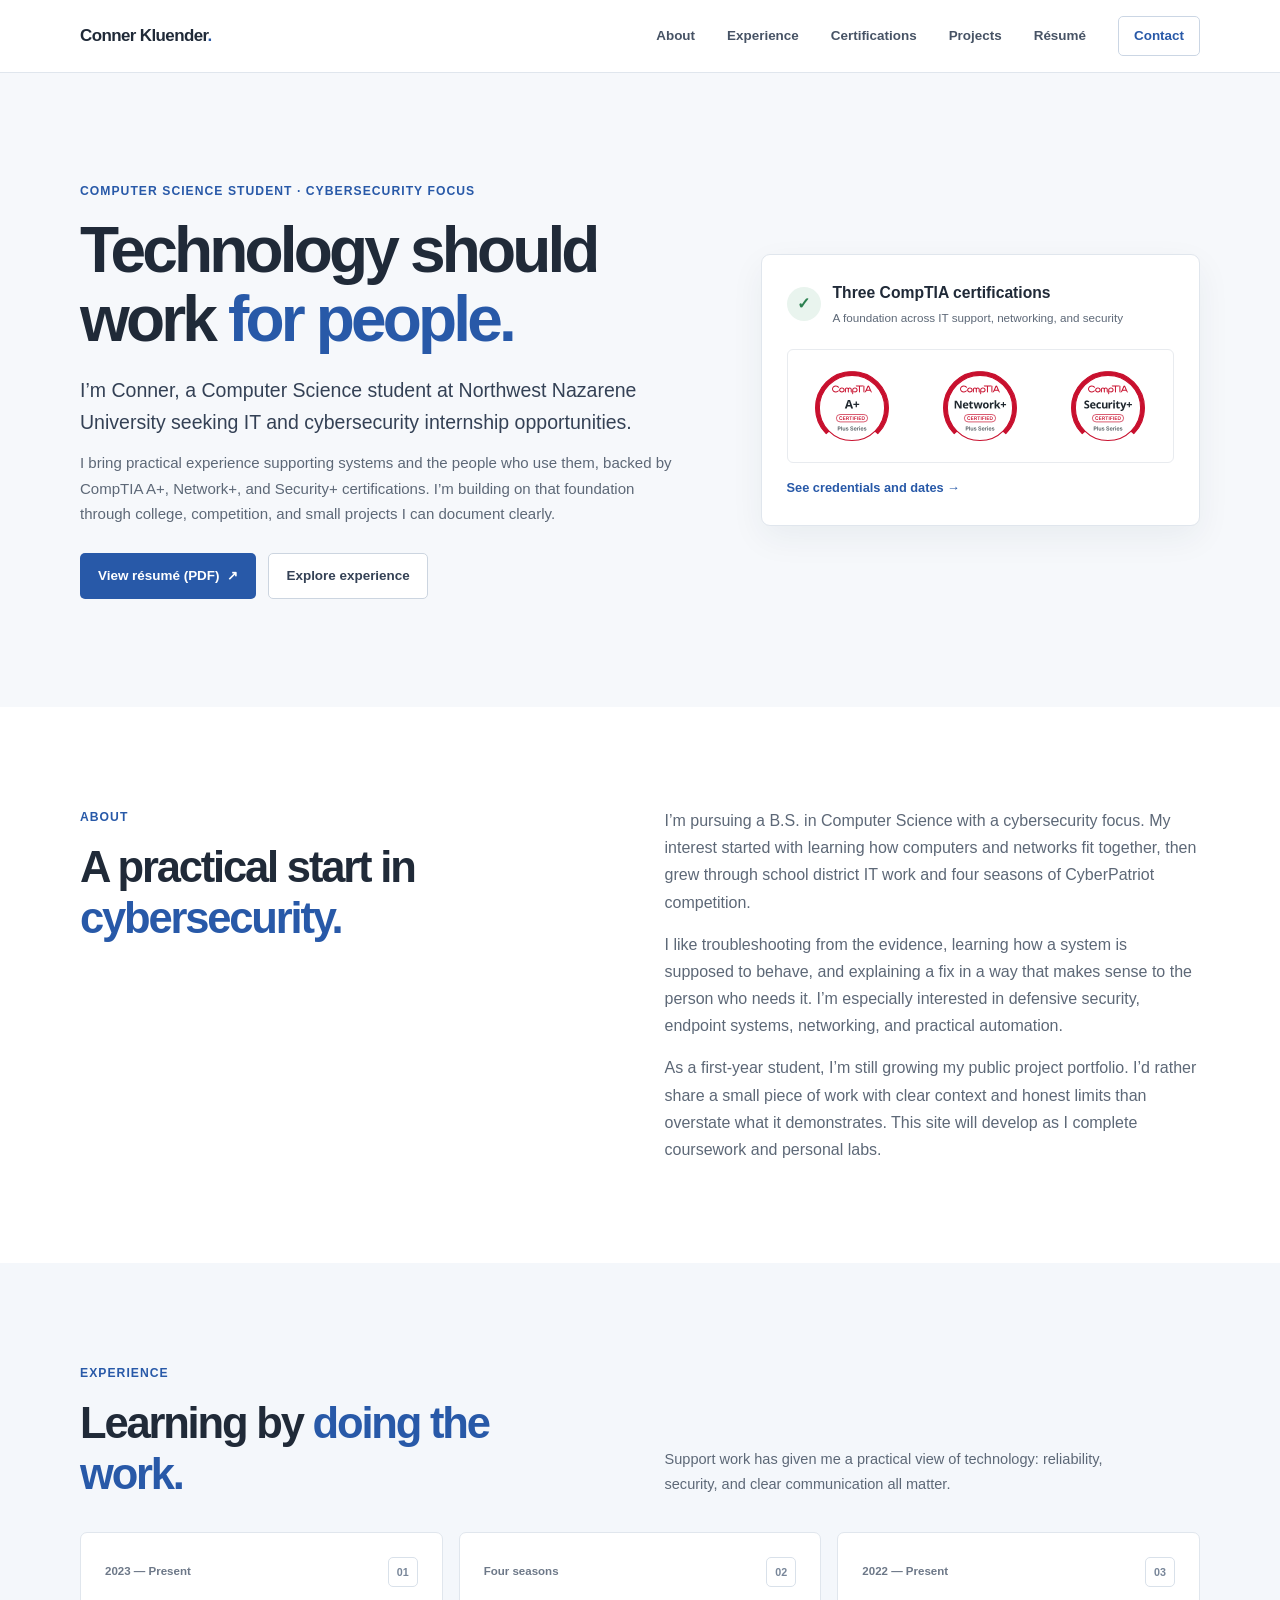
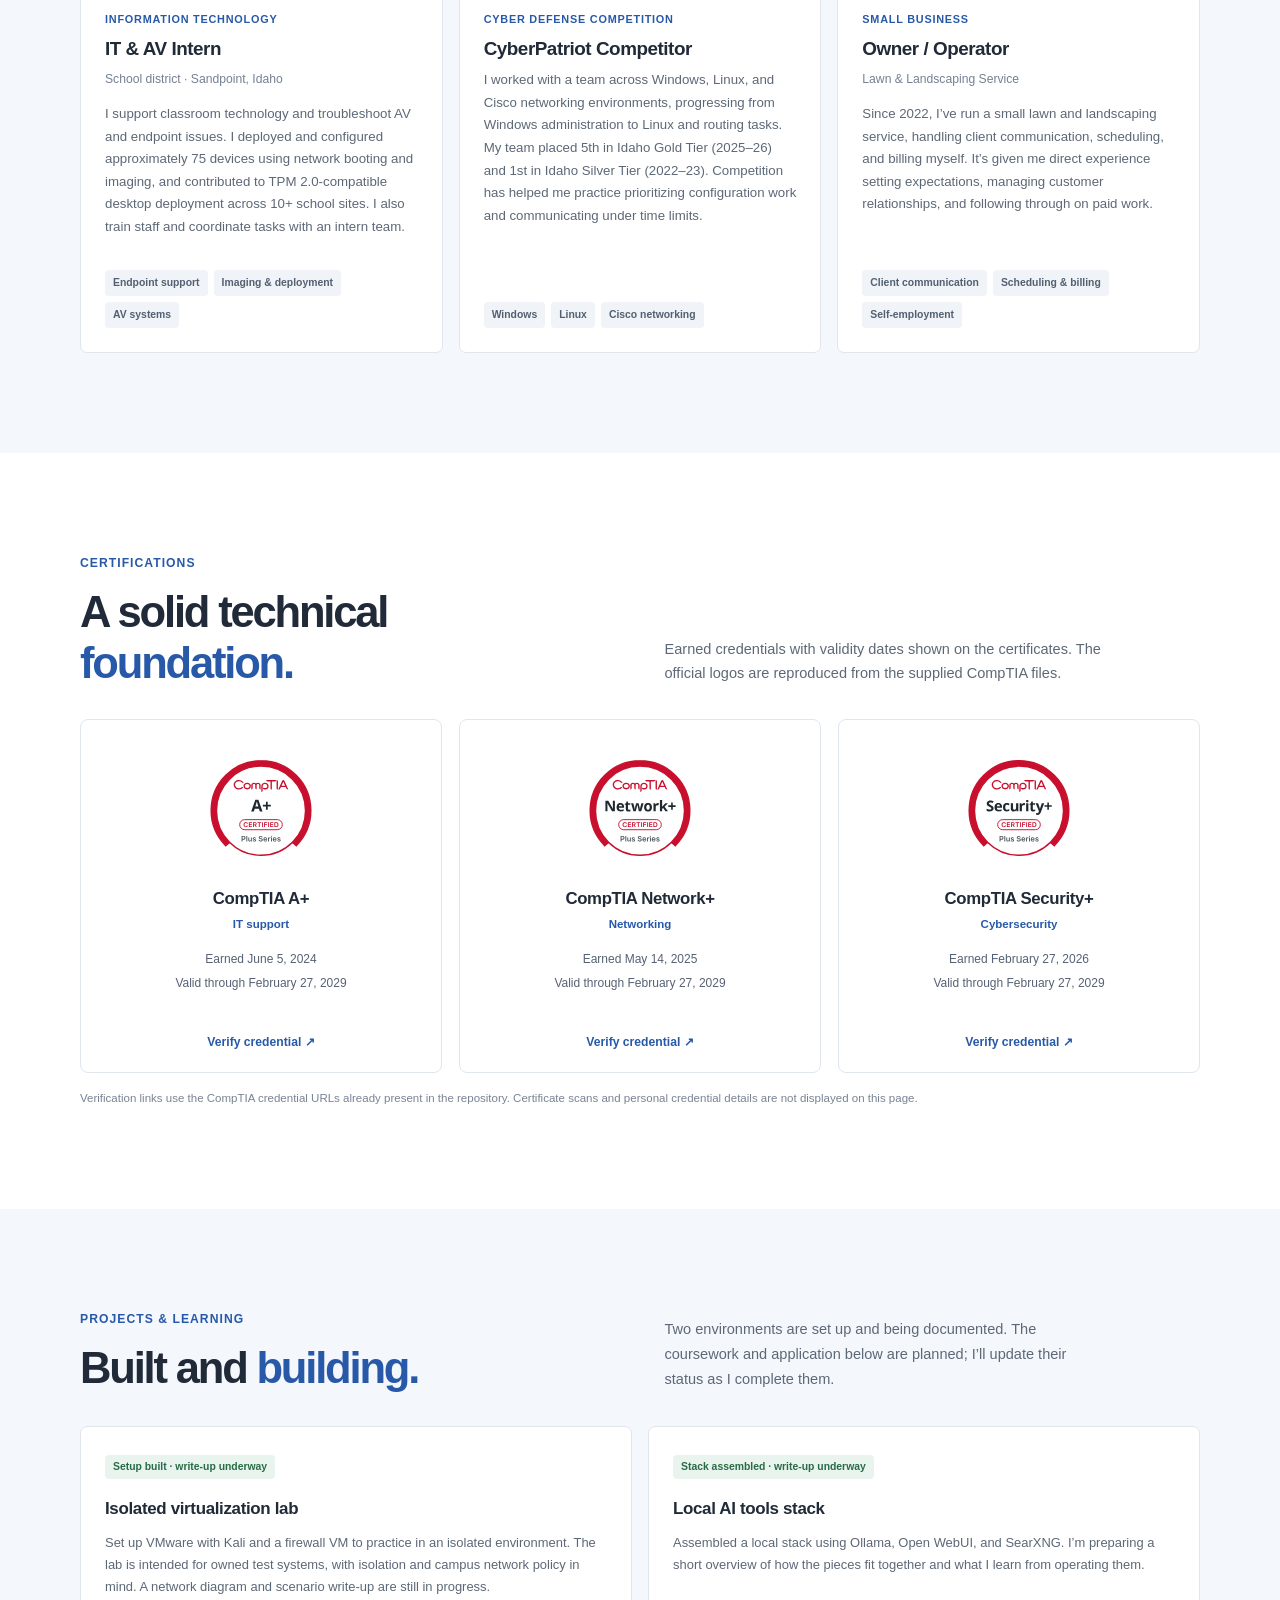
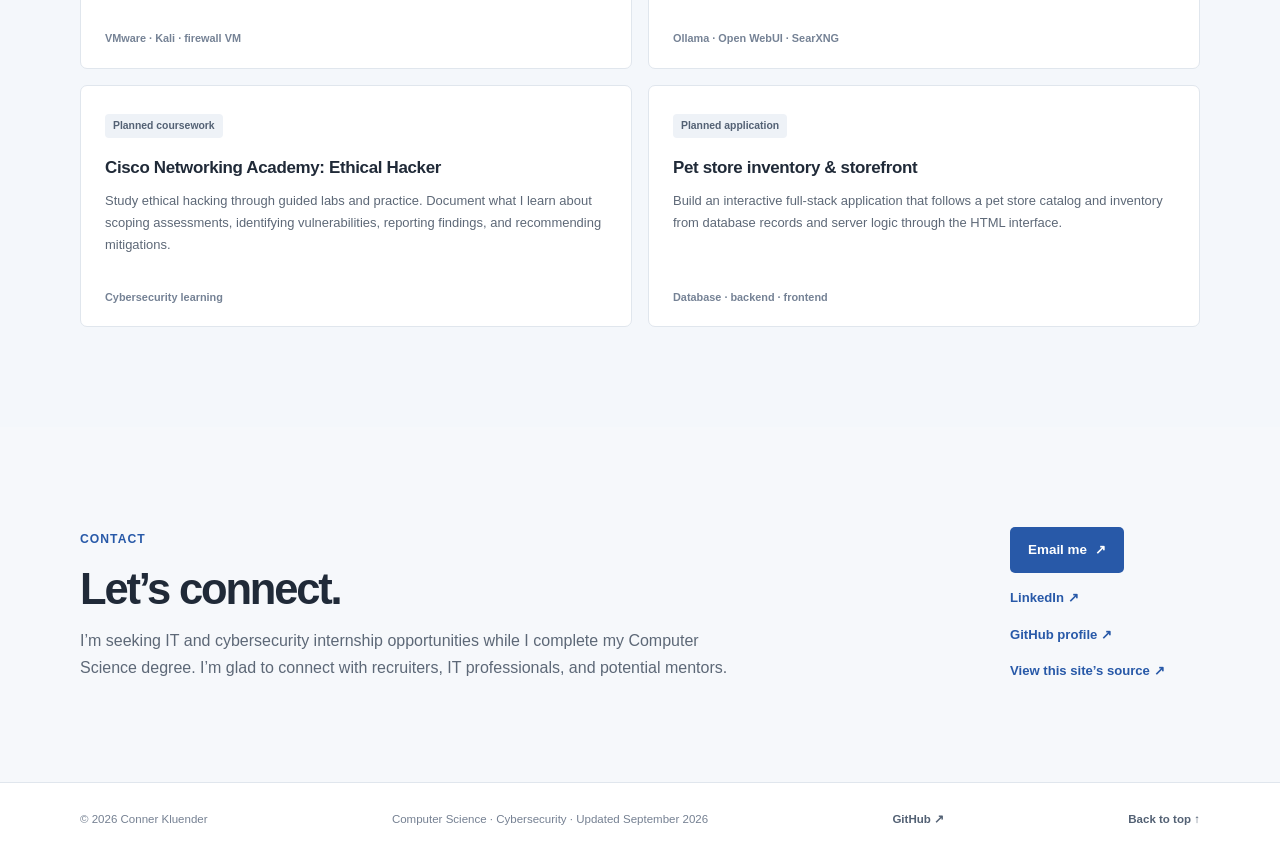
<file: index.html>
<!doctype html>
<html lang="en">
<head>
  <meta charset="utf-8">
  <meta name="viewport" content="width=device-width, initial-scale=1">
  <meta name="description" content="Conner Kluender is a Computer Science student focused on cybersecurity, with hands-on IT support experience and CompTIA A+, Network+, and Security+ certifications.">
  <meta name="theme-color" content="#ffffff">
  <title>Conner Kluender | Computer Science &amp; Cybersecurity</title>
  <link rel="stylesheet" href="./styles.css">
</head>
<body>
  <a class="skip-link" href="#main">Skip to content</a>

  <header class="site-header">
    <div class="container header-inner">
      <a class="brand" href="#top" aria-label="Conner Kluender home">Conner Kluender<span class="brand-dot">.</span></a>
      <nav class="main-nav" aria-label="Main navigation">
        <a href="#about">About</a>
        <a href="#experience">Experience</a>
        <a href="#certifications">Certifications</a>
        <a href="#projects">Projects</a>
        <a href="./assets/Conner-Kluender-Resume.pdf" target="_blank" rel="noopener noreferrer">Résumé</a>
        <a class="nav-contact" href="#contact">Contact</a>
      </nav>
    </div>
  </header>

  <main id="main">
    <section class="hero" id="top" aria-labelledby="hero-title">
      <div class="container hero-grid">
        <div class="hero-copy">
          <p class="eyebrow">Computer Science student · Cybersecurity focus</p>
          <h1 id="hero-title">Technology should work <span>for people.</span></h1>
          <p class="hero-lede">I’m Conner, a Computer Science student at Northwest Nazarene University seeking IT and cybersecurity internship opportunities.</p>
          <p class="hero-detail">I bring practical experience supporting systems and the people who use them, backed by CompTIA A+, Network+, and Security+ certifications. I’m building on that foundation through college, competition, and small projects I can document clearly.</p>
          <div class="hero-actions">
            <a class="button button-primary" href="./assets/Conner-Kluender-Resume.pdf" target="_blank" rel="noopener noreferrer">View résumé (PDF) <span aria-hidden="true">↗</span></a>
            <a class="button button-secondary" href="#experience">Explore experience</a>
          </div>
        </div>
        <aside class="hero-proof" aria-label="CompTIA certifications">
          <div class="proof-heading"><span class="proof-icon" aria-hidden="true">✓</span><div><strong>Three CompTIA certifications</strong><small>A foundation across IT support, networking, and security</small></div></div>
          <div class="proof-logos">
            <a href="#certifications" aria-label="View CompTIA A+ certification details"><img src="./assets/certifications/a-plus.svg" alt="CompTIA A+ certification logo" width="90" height="90"></a>
            <a href="#certifications" aria-label="View CompTIA Network+ certification details"><img src="./assets/certifications/network-plus.svg" alt="CompTIA Network+ certification logo" width="90" height="90"></a>
            <a href="#certifications" aria-label="View CompTIA Security+ certification details"><img src="./assets/certifications/security-plus.svg" alt="CompTIA Security+ certification logo" width="90" height="90"></a>
          </div>
          <a class="proof-link" href="#certifications">See credentials and dates <span aria-hidden="true">→</span></a>
        </aside>
      </div>
    </section>

    <section class="about section" id="about" aria-labelledby="about-title">
      <div class="container content-grid">
        <div class="section-intro">
          <p class="eyebrow">About</p>
          <h2 id="about-title">A practical start in <span>cybersecurity.</span></h2>
        </div>
        <div class="body-copy">
          <p>I’m pursuing a B.S. in Computer Science with a cybersecurity focus. My interest started with learning how computers and networks fit together, then grew through school district IT work and four seasons of CyberPatriot competition.</p>
          <p>I like troubleshooting from the evidence, learning how a system is supposed to behave, and explaining a fix in a way that makes sense to the person who needs it. I’m especially interested in defensive security, endpoint systems, networking, and practical automation.</p>
          <p>As a first-year student, I’m still growing my public project portfolio. I’d rather share a small piece of work with clear context and honest limits than overstate what it demonstrates. This site will develop as I complete coursework and personal labs.</p>
        </div>
      </div>
    </section>

    <section class="experience section section-soft" id="experience" aria-labelledby="experience-title">
      <div class="container">
        <div class="section-title-row">
          <div class="section-intro"><p class="eyebrow">Experience</p><h2 id="experience-title">Learning by <span>doing the work.</span></h2></div>
          <p class="section-note">Support work has given me a practical view of technology: reliability, security, and clear communication all matter.</p>
        </div>
        <div class="experience-cards">
          <article class="experience-card">
            <div class="card-meta"><span>2023 — Present</span><span class="card-symbol" aria-hidden="true">01</span></div>
            <p class="card-label">Information Technology</p>
            <h3>IT &amp; AV Intern</h3>
            <p class="card-subtitle">School district · Sandpoint, Idaho</p>
            <p>I support classroom technology and troubleshoot AV and endpoint issues. I deployed and configured approximately 75 devices using network booting and imaging, and contributed to TPM 2.0-compatible desktop deployment across 10+ school sites. I also train staff and coordinate tasks with an intern team.</p>
            <ul class="tag-list"><li>Endpoint support</li><li>Imaging &amp; deployment</li><li>AV systems</li></ul>
          </article>
          <article class="experience-card">
            <div class="card-meta"><span>Four seasons</span><span class="card-symbol" aria-hidden="true">02</span></div>
            <p class="card-label">Cyber Defense Competition</p>
            <h3>CyberPatriot Competitor</h3>
            <p>I worked with a team across Windows, Linux, and Cisco networking environments, progressing from Windows administration to Linux and routing tasks. My team placed 5th in Idaho Gold Tier (2025–26) and 1st in Idaho Silver Tier (2022–23). Competition has helped me practice prioritizing configuration work and communicating under time limits.</p>
            <ul class="tag-list"><li>Windows</li><li>Linux</li><li>Cisco networking</li></ul>
          </article>
          <article class="experience-card">
            <div class="card-meta"><span>2022 — Present</span><span class="card-symbol" aria-hidden="true">03</span></div>
            <p class="card-label">Small Business</p>
            <h3>Owner / Operator</h3>
            <p class="card-subtitle">Lawn &amp; Landscaping Service</p>
            <p>Since 2022, I’ve run a small lawn and landscaping service, handling client communication, scheduling, and billing myself. It’s given me direct experience setting expectations, managing customer relationships, and following through on paid work.</p>
            <ul class="tag-list"><li>Client communication</li><li>Scheduling &amp; billing</li><li>Self-employment</li></ul>
          </article>
        </div>
      </div>
    </section>

    <section class="certifications section" id="certifications" aria-labelledby="certifications-title">
      <div class="container">
        <div class="section-title-row cert-title-row">
          <div class="section-intro"><p class="eyebrow">Certifications</p><h2 id="certifications-title">A solid technical <span>foundation.</span></h2></div>
          <p class="section-note">Earned credentials with validity dates shown on the certificates. The official logos are reproduced from the supplied CompTIA files.</p>
        </div>
        <div class="certification-cards">
          <article class="certification-card">
            <div class="cert-logo"><img src="./assets/certifications/a-plus.svg" alt="CompTIA A+ certification logo" width="112" height="112" loading="lazy"></div>
            <h3>CompTIA A+</h3><p class="cert-focus">IT support</p>
            <p class="cert-date">Earned June 5, 2024</p><p class="cert-valid">Valid through February 27, 2029</p>
            <a class="cert-verify" href="https://cp.certmetrics.com/CompTIA/en/public/verify/credential/GJ399EG734K0VD56" target="_blank" rel="noopener noreferrer">Verify credential <span aria-hidden="true">↗</span></a>
          </article>
          <article class="certification-card">
            <div class="cert-logo"><img src="./assets/certifications/network-plus.svg" alt="CompTIA Network+ certification logo" width="112" height="112" loading="lazy"></div>
            <h3>CompTIA Network+</h3><p class="cert-focus">Networking</p>
            <p class="cert-date">Earned May 14, 2025</p><p class="cert-valid">Valid through February 27, 2029</p>
            <a class="cert-verify" href="https://cp.certmetrics.com/CompTIA/en/public/verify/credential/4NP4XCHY41QESWEJ" target="_blank" rel="noopener noreferrer">Verify credential <span aria-hidden="true">↗</span></a>
          </article>
          <article class="certification-card">
            <div class="cert-logo"><img src="./assets/certifications/security-plus.svg" alt="CompTIA Security+ certification logo" width="112" height="112" loading="lazy"></div>
            <h3>CompTIA Security+</h3><p class="cert-focus">Cybersecurity</p>
            <p class="cert-date">Earned February 27, 2026</p><p class="cert-valid">Valid through February 27, 2029</p>
            <a class="cert-verify" href="https://cp.certmetrics.com/CompTIA/en/public/verify/credential/5018861767ce4db5a5cb42b95dcff2b0" target="_blank" rel="noopener noreferrer">Verify credential <span aria-hidden="true">↗</span></a>
          </article>
        </div>
        <p class="cert-footnote">Verification links use the CompTIA credential URLs already present in the repository. Certificate scans and personal credential details are not displayed on this page.</p>
      </div>
    </section>

    <section class="projects section section-soft" id="projects" aria-labelledby="projects-title">
      <div class="container">
        <div class="section-title-row">
          <div class="section-intro"><p class="eyebrow">Projects &amp; learning</p><h2 id="projects-title">Built and <span>building.</span></h2></div>
          <p class="section-note">Two environments are set up and being documented. The coursework and application below are planned; I’ll update their status as I complete them.</p>
        </div>
        <div class="project-cards">
          <article class="project-card"><span class="project-status project-status-built">Setup built · write-up underway</span><h3>Isolated virtualization lab</h3><p>Set up VMware with Kali and a firewall VM to practice in an isolated environment. The lab is intended for owned test systems, with isolation and campus network policy in mind. A network diagram and scenario write-up are still in progress.</p><span class="project-kind">VMware · Kali · firewall VM</span></article>
          <article class="project-card"><span class="project-status project-status-built">Stack assembled · write-up underway</span><h3>Local AI tools stack</h3><p>Assembled a local stack using Ollama, Open WebUI, and SearXNG. I’m preparing a short overview of how the pieces fit together and what I learn from operating them.</p><span class="project-kind">Ollama · Open WebUI · SearXNG</span></article>
          <article class="project-card"><span class="project-status">Planned coursework</span><h3>Cisco Networking Academy: Ethical Hacker</h3><p>Study ethical hacking through guided labs and practice. Document what I learn about scoping assessments, identifying vulnerabilities, reporting findings, and recommending mitigations.</p><span class="project-kind">Cybersecurity learning</span></article>
          <article class="project-card"><span class="project-status">Planned application</span><h3>Pet store inventory &amp; storefront</h3><p>Build an interactive full-stack application that follows a pet store catalog and inventory from database records and server logic through the HTML interface.</p><span class="project-kind">Database · backend · frontend</span></article>
        </div>
      </div>
    </section>

    <section class="contact section" id="contact" aria-labelledby="contact-title">
      <div class="container contact-inner">
        <div><p class="eyebrow">Contact</p><h2 id="contact-title">Let’s connect.</h2><p>I’m seeking IT and cybersecurity internship opportunities while I complete my Computer Science degree. I’m glad to connect with recruiters, IT professionals, and potential mentors.</p></div>
        <div class="contact-actions"><a class="button button-primary" href="mailto:cskluender@icloud.com">Email me <span aria-hidden="true">↗</span></a><a class="contact-link" href="https://www.linkedin.com/in/conner-kluender-5b7948302" target="_blank" rel="noopener noreferrer">LinkedIn <span aria-hidden="true">↗</span></a><a class="contact-link" href="https://github.com/Connerclue" target="_blank" rel="noopener noreferrer">GitHub profile <span aria-hidden="true">↗</span></a><a class="contact-link" href="https://github.com/Connerclue/Connerclue.github.io" target="_blank" rel="noopener noreferrer">View this site’s source <span aria-hidden="true">↗</span></a></div>
      </div>
    </section>
  </main>

  <footer class="site-footer"><div class="container footer-inner"><p>© 2026 Conner Kluender</p><p>Computer Science · Cybersecurity · Updated September 2026</p><a href="https://github.com/Connerclue" target="_blank" rel="noopener noreferrer">GitHub ↗</a><a href="#top">Back to top ↑</a></div></footer>
</body>
</html>
</file>
<file: styles.css>
:root {
  color-scheme: light;
  --ink: #202a38;
  --muted: #5d6877;
  --soft: #f4f7fb;
  --line: #e0e6ed;
  --blue: #2859a8;
  --blue-dark: #1c427e;
  --blue-pale: #eef4fc;
  --white: #fff;
  --content: 1120px;
  --font: "Segoe UI", Arial, sans-serif;
}

* { box-sizing: border-box; }
html { scroll-behavior: smooth; scroll-padding-top: 82px; }
body { margin: 0; color: var(--ink); background: var(--white); font: 16px/1.7 var(--font); -webkit-font-smoothing: antialiased; }
a { color: inherit; }
.container { width: min(var(--content), calc(100% - 48px)); margin-inline: auto; }
.skip-link { position: absolute; top: 8px; left: 8px; z-index: 20; padding: 10px 14px; transform: translateY(-160%); border-radius: 5px; background: var(--white); color: var(--ink); box-shadow: 0 2px 12px #0002; }
.skip-link:focus { transform: translateY(0); }
.site-header { position: sticky; top: 0; z-index: 10; border-bottom: 1px solid var(--line); background: rgba(255, 255, 255, .97); }
.header-inner { display: flex; min-height: 72px; align-items: center; justify-content: space-between; gap: 28px; }
.brand { color: var(--ink); font-size: 1.06rem; font-weight: 750; letter-spacing: -.035em; text-decoration: none; white-space: nowrap; }
.brand-dot { color: var(--blue); }
.main-nav { display: flex; align-items: center; gap: clamp(17px, 2.7vw, 32px); }
.main-nav a { color: #475365; font-size: .84rem; font-weight: 600; text-decoration: none; transition: color .18s ease; }
.main-nav a:hover { color: var(--blue); }
.main-nav .nav-contact { padding: 8px 15px; border: 1px solid #cbd6e4; border-radius: 5px; color: var(--blue); }
.main-nav .nav-contact:hover { border-color: var(--blue); background: var(--blue-pale); }
.hero { padding: clamp(64px, 8.5vw, 108px) 0; background: #f6f8fb; }
.hero-grid { display: grid; grid-template-columns: minmax(0, 1.15fr) minmax(340px, .85fr); gap: clamp(42px, 7vw, 86px); align-items: center; }
.eyebrow { margin: 0 0 14px; color: var(--blue); font-size: .76rem; font-weight: 750; letter-spacing: .085em; text-transform: uppercase; }
h1, h2, h3, p { margin-top: 0; }
h1 { max-width: 650px; margin-bottom: 20px; font-size: clamp(2.6rem, 5vw, 4.2rem); font-weight: 730; letter-spacing: -.06em; line-height: 1.08; }
h1 span, h2 span { color: var(--blue); }
.hero-lede { max-width: 620px; margin-bottom: 12px; color: #344155; font-size: clamp(1.05rem, 1.6vw, 1.22rem); line-height: 1.65; }
.hero-detail { max-width: 620px; margin-bottom: 26px; color: var(--muted); font-size: .94rem; }
.hero-actions { display: flex; flex-wrap: wrap; gap: 12px; }
.button { display: inline-flex; min-height: 46px; align-items: center; justify-content: center; gap: 8px; padding: 0 17px; border: 1px solid transparent; border-radius: 5px; font-size: .84rem; font-weight: 700; text-decoration: none; transition: background .18s ease, border-color .18s ease, transform .18s ease; }
.button:hover { transform: translateY(-1px); }
.button-primary { background: var(--blue); color: var(--white); }
.button-primary:hover { background: var(--blue-dark); }
.button-secondary { border-color: #ccd5e0; background: var(--white); color: #344155; }
.button-secondary:hover { border-color: #9eafc3; background: #fbfcfe; }
.hero-proof { padding: 25px; border: 1px solid var(--line); border-radius: 9px; background: var(--white); box-shadow: 0 12px 34px rgba(25, 46, 76, .06); }
.proof-heading { display: flex; align-items: center; gap: 12px; margin-bottom: 21px; }
.proof-icon { display: grid; width: 34px; height: 34px; flex: none; place-items: center; border-radius: 50%; background: #e9f4ee; color: #2c8050; font-weight: 800; }
.proof-heading strong, .proof-heading small { display: block; }
.proof-heading strong { font-size: .98rem; }
.proof-heading small { margin-top: 2px; color: var(--muted); font-size: .73rem; }
.proof-logos { display: grid; grid-template-columns: repeat(3, 1fr); gap: 8px; align-items: center; justify-items: center; padding: 12px 5px; border: 1px solid #e8ebef; border-radius: 6px; background: #fff; }
.proof-logos a { display: grid; min-width: 0; min-height: 78px; place-items: center; padding: 3px; border-radius: 4px; }
.proof-logos a:hover { background: #f6f7f9; }
.proof-logos img { display: block; width: min(100%, 82px); height: auto; }
.proof-link { display: inline-block; margin-top: 14px; color: var(--blue); font-size: .8rem; font-weight: 700; text-decoration: none; }
.proof-link:hover { text-decoration: underline; text-underline-offset: 3px; }
.section { padding: clamp(65px, 8vw, 100px) 0; }
.content-grid, .section-title-row { display: grid; grid-template-columns: minmax(0, .95fr) minmax(0, 1.05fr); gap: clamp(38px, 8vw, 100px); align-items: start; }
h2 { margin-bottom: 0; font-size: clamp(2rem, 3.4vw, 3rem); font-weight: 720; letter-spacing: -.05em; line-height: 1.17; }
.body-copy { color: var(--muted); }
.body-copy p { margin-bottom: 15px; }
.body-copy p:last-child { margin-bottom: 0; }
.section-soft { background: var(--soft); }
.section-title-row { align-items: end; margin-bottom: 32px; }
.section-note { max-width: 440px; margin: 0 0 3px; color: var(--muted); font-size: .91rem; }
.experience-cards { display: grid; grid-template-columns: repeat(3, minmax(0, 1fr)); gap: 16px; }
.experience-card { display: flex; min-height: 390px; flex-direction: column; padding: 24px; border: 1px solid var(--line); border-radius: 7px; background: var(--white); }
.card-meta { display: flex; align-items: center; justify-content: space-between; margin-bottom: 23px; color: #6d7888; font-size: .72rem; font-weight: 650; }
.card-symbol { display: grid; width: 30px; height: 30px; place-items: center; border: 1px solid #d9e1ea; border-radius: 5px; color: #788699; font-size: .67rem; }
.card-label { margin-bottom: 5px; color: var(--blue); font-size: .68rem; font-weight: 750; letter-spacing: .07em; text-transform: uppercase; }
.experience-card h3 { margin-bottom: 4px; font-size: 1.18rem; letter-spacing: -.025em; }
.card-subtitle { margin-bottom: 13px; color: #748092; font-size: .76rem; }
.experience-card > p:not(.card-label):not(.card-subtitle) { margin-bottom: 18px; color: var(--muted); font-size: .83rem; line-height: 1.7; }
.tag-list { display: flex; flex-wrap: wrap; gap: 6px; margin: auto 0 0; padding: 14px 0 0; list-style: none; }
.tag-list li { padding: 4px 8px; border-radius: 4px; background: #f0f3f7; color: #526071; font-size: .65rem; font-weight: 600; }
.certifications { background: var(--white); }
.cert-title-row { margin-bottom: 30px; }
.certification-cards { display: grid; grid-template-columns: repeat(3, minmax(0, 1fr)); gap: 17px; }
.certification-card { display: flex; min-height: 354px; flex-direction: column; align-items: center; padding: 23px 20px 20px; border: 1px solid var(--line); border-radius: 8px; background: #fff; text-align: center; }
.cert-logo { display: grid; width: 100%; min-height: 130px; place-items: center; margin-bottom: 12px; padding: 8px; background: #fff; }
.cert-logo img { display: block; width: 112px; height: 112px; object-fit: contain; }
.certification-card h3 { margin-bottom: 0; font-size: 1.05rem; letter-spacing: -.02em; }
.cert-focus { margin: 1px 0 15px; color: var(--blue); font-size: .72rem; font-weight: 700; }
.cert-date, .cert-valid { margin: 0 0 3px; color: #566274; font-size: .75rem; }
.cert-verify { margin-top: auto; padding-top: 15px; color: var(--blue); font-size: .76rem; font-weight: 700; text-decoration: none; }
.cert-verify:hover { text-decoration: underline; text-underline-offset: 3px; }
.cert-footnote { margin: 16px 0 0; color: #788393; font-size: .72rem; }
.project-cards { display: grid; grid-template-columns: repeat(2, minmax(0, 1fr)); gap: 16px; }
.project-card { position: relative; min-height: 240px; padding: 24px 24px 52px; border: 1px solid var(--line); border-radius: 7px; background: var(--white); }
.project-status { display: inline-block; margin-bottom: 16px; padding: 3px 8px; border-radius: 4px; background: #eef2f7; color: #536174; font-size: .65rem; font-weight: 700; }
.project-status-built { background: #e9f4ee; color: #286b45; }
.project-card h3 { margin-bottom: 8px; font-size: 1.06rem; letter-spacing: -.02em; }
.project-card p { margin-bottom: 18px; color: var(--muted); font-size: .81rem; }
.project-kind { position: absolute; bottom: 20px; color: #758295; font-size: .68rem; font-weight: 650; }
.contact { background: #f6f8fb; }
.contact-inner { display: flex; align-items: center; justify-content: space-between; gap: 50px; }
.contact-inner > div:first-child { max-width: 660px; }
.contact-inner h2 { margin-bottom: 12px; }
.contact-inner > div:first-child > p:last-child { margin-bottom: 0; color: var(--muted); }
.contact-actions { display: flex; min-width: 190px; flex-direction: column; align-items: flex-start; gap: 14px; }
.contact-link { color: var(--blue); font-size: .82rem; font-weight: 700; text-decoration: none; }
.contact-link:hover { text-decoration: underline; text-underline-offset: 3px; }
.site-footer { border-top: 1px solid var(--line); background: var(--white); }
.footer-inner { display: flex; min-height: 72px; align-items: center; justify-content: space-between; gap: 18px; color: #758092; font-size: .72rem; }
.footer-inner p { margin: 0; }
.footer-inner a { color: #536174; font-weight: 650; text-decoration: none; }
.footer-inner a:hover { color: var(--blue); }
a:focus-visible { outline: 3px solid #be8123; outline-offset: 3px; }

@media (max-width: 900px) {
  .hero-grid { grid-template-columns: minmax(0, 1.1fr) minmax(295px, .9fr); gap: 35px; }
  .experience-cards { grid-template-columns: repeat(2, minmax(0, 1fr)); }
  .experience-card:last-child { grid-column: 1 / -1; min-height: 300px; }
}
@media (max-width: 720px) {
  .container { width: min(var(--content), calc(100% - 36px)); }
  .main-nav { gap: 14px; }
  .main-nav a { font-size: .75rem; }
  .hero-grid { grid-template-columns: 1fr; }
  .hero-proof { max-width: 480px; }
  .content-grid, .section-title-row { grid-template-columns: 1fr; gap: 20px; }
  .certification-cards, .project-cards { grid-template-columns: repeat(2, minmax(0, 1fr)); }
  .certification-card:last-child { grid-column: 1 / -1; }
}
@media (max-width: 540px) {
  html { scroll-padding-top: 70px; }
  .container { width: calc(100% - 32px); }
  .header-inner { min-height: 64px; gap: 12px; }
  .brand { font-size: .94rem; }
  .main-nav { gap: 11px; }
  .main-nav a { font-size: .69rem; }
  .main-nav a:nth-child(1), .main-nav a:nth-child(2), .main-nav a:nth-child(4) { display: none; }
  .main-nav .nav-contact { padding: 6px 10px; }
  .hero { padding: 60px 0 66px; }
  h1 { font-size: clamp(2.45rem, 12vw, 3.4rem); }
  .hero-actions { align-items: stretch; flex-direction: column; }
  .button { width: fit-content; }
  .experience-cards, .certification-cards, .project-cards { grid-template-columns: 1fr; }
  .experience-card, .experience-card:last-child { grid-column: auto; min-height: 0; }
  .experience-card { padding: 22px; }
  .certification-card, .certification-card:last-child { grid-column: auto; min-height: 340px; }
  .project-card { grid-column: auto; min-height: 210px; }
  .contact-inner { align-items: flex-start; flex-direction: column; gap: 26px; }
  .contact-actions { flex-direction: row; align-items: center; }
  .footer-inner { min-height: 90px; flex-wrap: wrap; justify-content: flex-start; padding: 14px 0; }
  .footer-inner p:first-child { flex: 0 0 100%; }
}
@media (prefers-reduced-motion: reduce) {
  *, *::before, *::after { scroll-behavior: auto !important; transition-duration: .01ms !important; }
}
</file>
